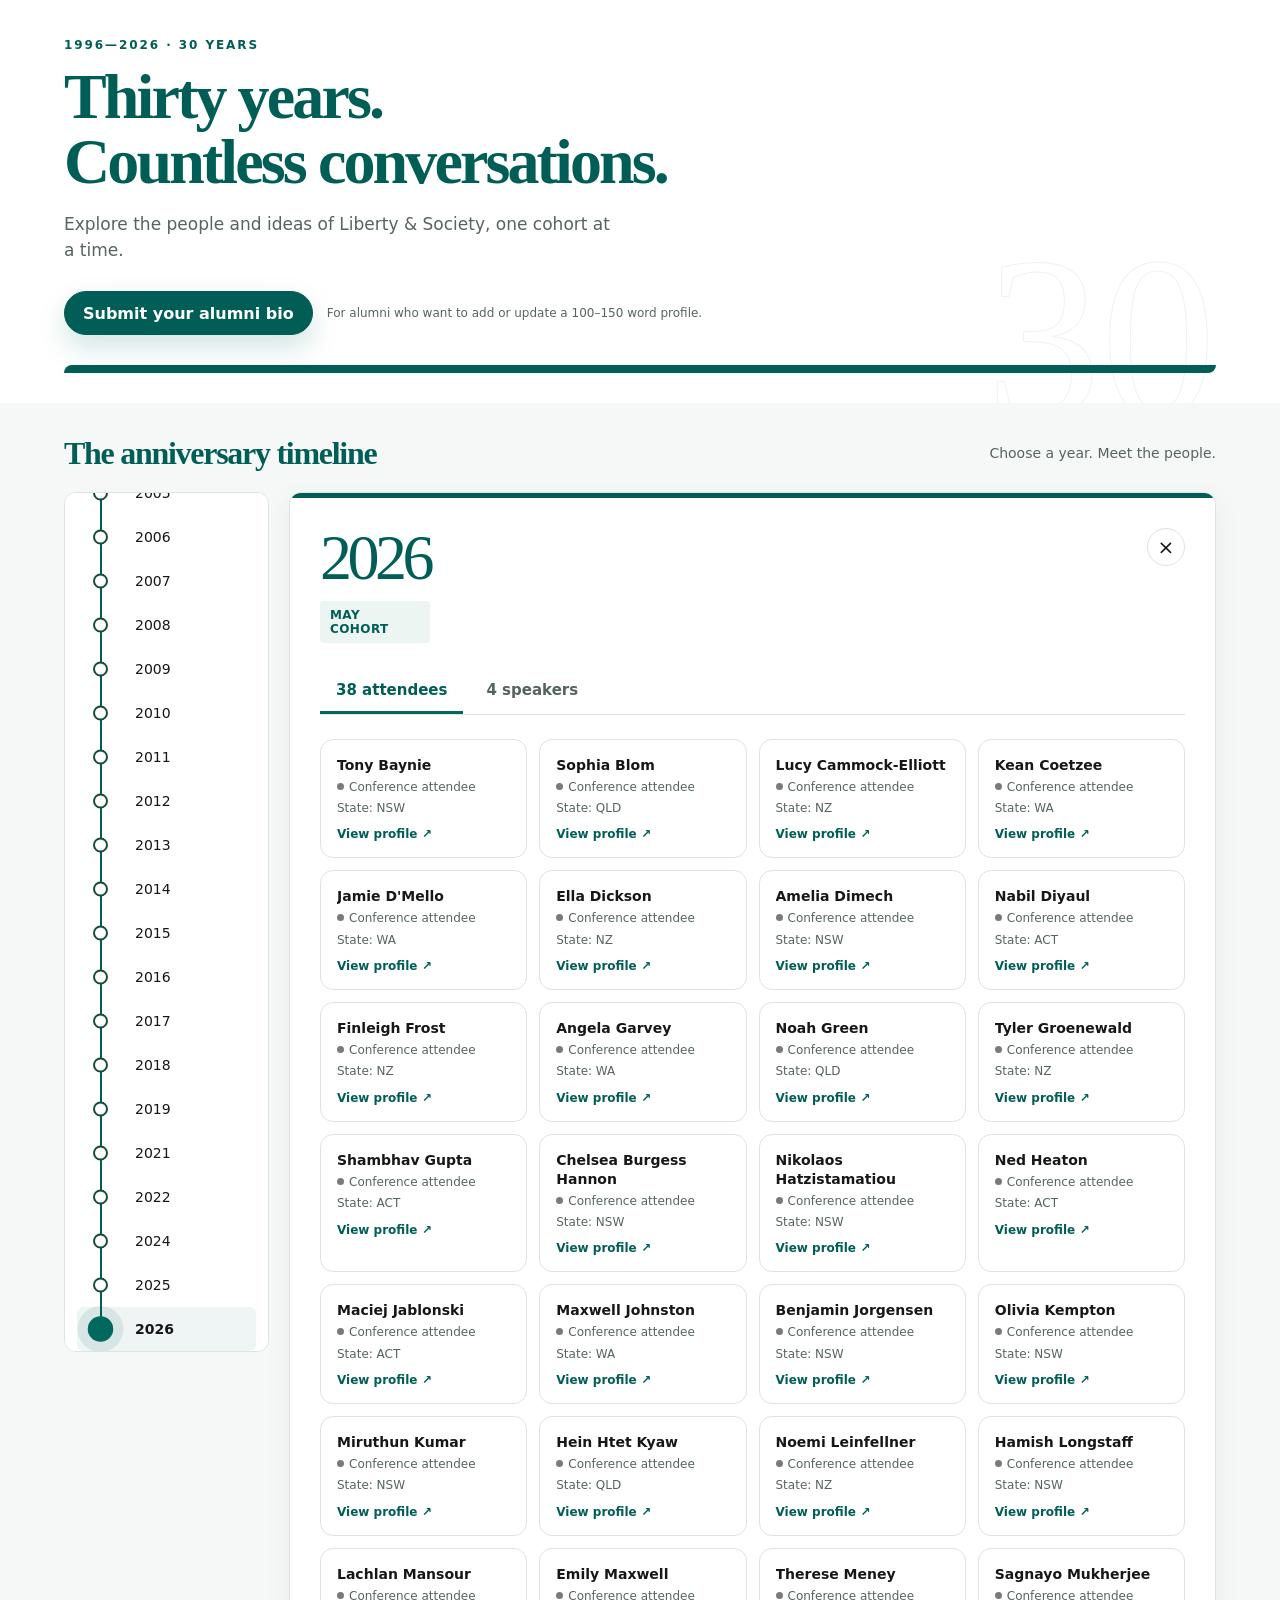
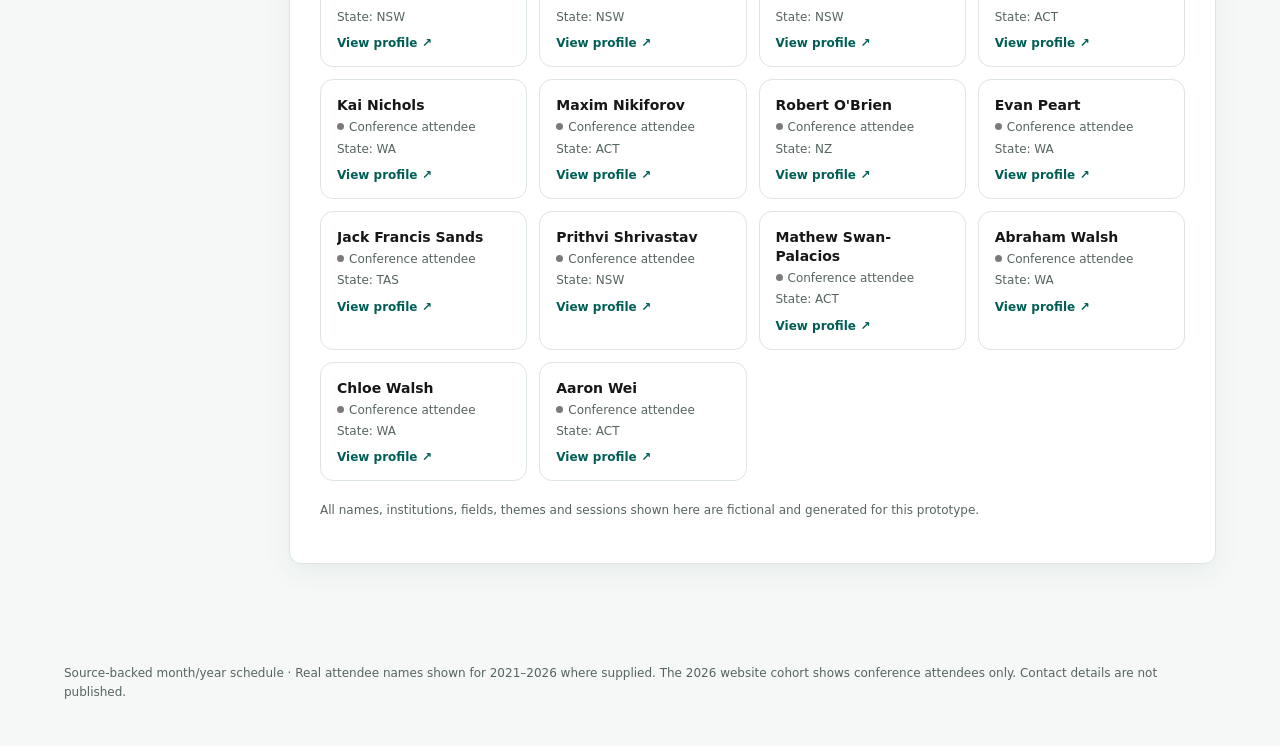
<file: index.html>
<!doctype html>
<html lang="en">
<head>
  <meta charset="utf-8">
  <meta name="viewport" content="width=device-width, initial-scale=1">
  <meta name="description" content="An interactive simulated timeline celebrating 30 years of Liberty & Society.">
  <meta name="theme-color" content="#0b352e">
  <title>30 Years of Liberty & Society</title>
  <style>
    :root {
      --forest: #00685f;
      --forest-2: #185a3b;
      --cream: #ffffff;
      --paper: #ffffff;
      --coral: #00685f;
      --gold: #185a3b;
      --ink: #171717;
      --muted: #555555;
      --line: #e1e1e1;
      --shadow: 0 18px 50px rgba(0, 55, 49, .09);
      --wash: #edf5f3;
    }

    * { box-sizing: border-box; }
    html { scroll-behavior: smooth; }
    body {
      margin: 0;
      min-height: 100vh;
      color: var(--ink);
      background: var(--cream);
      font-family: Inter, ui-sans-serif, system-ui, -apple-system, BlinkMacSystemFont, "Segoe UI", sans-serif;
    }
    button { font: inherit; color: inherit; }
    :focus-visible { outline: 3px solid var(--coral); outline-offset: 4px; }

    header {
      padding: 28px clamp(20px, 5vw, 74px) 68px;
      color: var(--ink);
      background: #ffffff;
      position: relative;
      overflow: hidden;
    }
    header::after {
      content: "30";
      position: absolute;
      right: -1rem;
      bottom: -7rem;
      color: transparent;
      -webkit-text-stroke: 1px rgba(0,104,95,.08);
      font: 500 clamp(12rem, 30vw, 26rem)/.8 Georgia, serif;
      pointer-events: none;
    }
    nav, .hero, main { max-width: 1460px; margin-inline: auto; }
    nav { display: flex; align-items: center; justify-content: space-between; position: relative; z-index: 1; }
    .brand { display: flex; align-items: center; gap: 11px; font-weight: 750; }
    .brand { color: var(--forest); }
    .brand-mark { width: 40px; height: 40px; display: grid; place-items: center; border: 1px solid var(--forest); border-radius: 50%; font: 700 17px Georgia, serif; }
    .synthetic-badge { border: 1px solid var(--line); border-radius: 999px; padding: 8px 12px; color: var(--muted); font-size: 11px; letter-spacing: .08em; text-transform: uppercase; }
    .hero { padding-top: clamp(70px, 10vw, 130px); position: relative; z-index: 1; }
    .kicker { margin: 0 0 18px; color: var(--forest); font-size: 12px; font-weight: 800; letter-spacing: .16em; text-transform: uppercase; }
    h1 { margin: 0; max-width: 980px; color: var(--forest); font: 600 clamp(3.2rem, 7vw, 7.2rem)/.9 Georgia, "Times New Roman", serif; letter-spacing: -.065em; }
    .intro { margin: 25px 0 0; max-width: 690px; color: var(--muted); font-size: clamp(16px, 1.6vw, 21px); line-height: 1.55; }
    .hero-actions { display: flex; flex-wrap: wrap; align-items: center; gap: 14px; margin-top: 28px; }
    .primary-action, .secondary-action { display: inline-flex; align-items: center; justify-content: center; min-height: 44px; padding: 11px 18px; border-radius: 999px; cursor: pointer; font-weight: 800; text-decoration: none; }
    .primary-action { border: 1px solid var(--forest); color: white; background: var(--forest); box-shadow: 0 12px 28px rgba(0, 104, 95, .18); }
    .primary-action:hover { background: var(--forest-2); border-color: var(--forest-2); }
    .secondary-action { border: 1px solid rgba(0,104,95,.22); color: var(--forest); background: var(--wash); }
    .secondary-action:hover { border-color: var(--forest); background: white; }
    .hero::after { content: ""; display: block; width: 100%; height: 18px; margin-top: 46px; border-radius: 18px 0 18px 0; background: var(--forest); }

    main { padding: 76px clamp(16px, 5vw, 74px) 100px; }
    .timeline-heading { display: flex; justify-content: space-between; align-items: end; gap: 24px; margin-bottom: 46px; }
    .timeline-heading h2 { margin: 0; font: 500 clamp(2rem, 3.6vw, 3.7rem)/1 Georgia, serif; letter-spacing: -.04em; }
    .timeline-heading p { margin: 0; max-width: 460px; color: var(--muted); line-height: 1.5; }

    .timeline-shell {
      position: relative;
      padding: 76px 20px 68px;
      background: var(--paper);
      border: 1px solid var(--line);
      border-radius: 24px;
      box-shadow: var(--shadow);
      overflow-x: auto;
      overflow-y: hidden;
    }
    .timeline {
      position: relative;
      min-width: 1120px;
      height: 78px;
      display: grid;
      grid-template-columns: repeat(31, 1fr);
      align-items: center;
      padding: 0 18px;
    }
    .timeline-note { margin: 36px 18px 0; color: var(--muted); font-size: 11px; text-align: right; }
    .timeline::before {
      content: "";
      position: absolute;
      left: 35px;
      right: 35px;
      top: 50%;
      height: 2px;
      transform: translateY(-50%);
      background: var(--forest);
    }
    .year-node {
      appearance: none;
      width: 100%;
      height: 72px;
      padding: 0;
      border: 0;
      background: transparent;
      cursor: pointer;
      position: relative;
      display: grid;
      place-items: center;
      z-index: 1;
    }
    .year-node::before {
      content: "";
      width: 11px;
      height: 11px;
      border-radius: 50%;
      background: var(--paper);
      border: 2px solid var(--forest-2);
      transition: transform .18s ease, background .18s ease, box-shadow .18s ease;
    }
    .year-node:hover::before,
    .year-node:focus-visible::before {
      transform: scale(1.55);
      background: var(--gold);
      box-shadow: 0 0 0 5px rgba(220,169,65,.16);
    }
    .year-node.active::before {
      transform: scale(1.7);
      border-color: var(--coral);
      background: var(--coral);
      box-shadow: 0 0 0 6px rgba(238,112,92,.15);
    }
    .year-label {
      position: absolute;
      top: 55px;
      left: 50%;
      transform: translateX(-50%) rotate(-48deg);
      transform-origin: top left;
      color: var(--muted);
      font-size: 10px;
      transition: color .18s ease;
    }
    .year-node.active .year-label { color: var(--coral); font-weight: 800; }
    .year-node:nth-child(5n + 1) .year-label,
    .year-node:first-child .year-label,
    .year-node:last-child .year-label { font-size: 12px; color: var(--ink); }

    .hover-card {
      position: fixed;
      z-index: 50;
      width: 210px;
      padding: 13px 15px;
      color: white;
      background: var(--forest);
      border-radius: 12px;
      box-shadow: 0 14px 34px rgba(0,0,0,.2);
      pointer-events: none;
      opacity: 0;
      transform: translate(-50%, -100%) translateY(-12px);
      transition: opacity .12s ease;
    }
    .hover-card.show { opacity: 1; }
    .hover-card strong { display: block; font: 500 23px Georgia, serif; }
    .hover-card span { display: block; margin-top: 4px; color: rgba(255,255,255,.7); font-size: 11px; line-height: 1.4; }

    .detail-tab {
      display: none;
      margin-top: 18px;
      background: var(--paper);
      border: 1px solid var(--line);
      border-radius: 24px;
      box-shadow: var(--shadow);
      overflow: hidden;
    }
    .detail-tab.open { display: block; animation: reveal .28s ease both; }
    @keyframes reveal { from { opacity: 0; transform: translateY(-10px); } to { opacity: 1; transform: translateY(0); } }
    .tab-accent { height: 5px; background: var(--forest); }
    .detail-inner { padding: clamp(24px, 4vw, 54px); }
    .detail-head { display: grid; grid-template-columns: 230px minmax(0, 1fr) auto; gap: 40px; align-items: start; }
    .big-year { font: 500 clamp(4.6rem, 9vw, 8.5rem)/.75 Georgia, serif; color: var(--forest); letter-spacing: -.07em; }
    .edition-label { display: inline-block; margin-top: 20px; padding: 7px 10px; color: var(--forest); background: #edf5f3; border-radius: 4px; font-size: 11px; font-weight: 800; letter-spacing: .08em; text-transform: uppercase; }
    .detail-copy h3 { margin: 0 0 12px; font: 500 clamp(2rem, 3.4vw, 3.4rem)/1 Georgia, serif; letter-spacing: -.04em; }
    .detail-copy p { max-width: 700px; margin: 0; color: var(--muted); line-height: 1.65; }
    .question { margin-top: 22px !important; padding-left: 16px; border-left: 3px solid var(--gold); color: var(--ink) !important; font: italic 18px/1.5 Georgia, serif; }
    .close-tab { width: 38px; height: 38px; border: 1px solid var(--line); border-radius: 50%; background: transparent; cursor: pointer; font-size: 20px; }
    .close-tab:hover { border-color: var(--coral); color: var(--coral); }
    .cohort-picker { margin: 34px 0 0 270px; padding: 17px; background: #f6f7f7; border: 1px solid var(--line); border-radius: 10px; }
    .cohort-picker strong { display: block; margin-bottom: 10px; color: var(--muted); font-size: 10px; letter-spacing: .1em; text-transform: uppercase; }
    .cohort-options { display: flex; gap: 8px; }
    .cohort-option { min-width: 130px; padding: 11px 16px; border: 1px solid var(--forest); border-radius: 5px; background: white; color: var(--forest); cursor: pointer; font-weight: 750; }
    .cohort-option.active, .cohort-option:hover { color: white; background: var(--forest-2); border-color: var(--forest-2); }

    .tab-switcher { margin-top: 42px; display: flex; gap: 7px; border-bottom: 1px solid var(--line); }
    .tab-button { border: 0; border-bottom: 3px solid transparent; background: transparent; padding: 12px 16px; cursor: pointer; color: var(--muted); font-weight: 700; }
    .tab-button.active { color: var(--ink); border-bottom-color: var(--coral); }
    .tab-panel { padding-top: 24px; }
    .people-grid { display: grid; grid-template-columns: repeat(5, minmax(0, 1fr)); gap: 10px; }
    .person { min-width: 0; padding: 10px; border: 1px solid var(--line); border-radius: 13px; background: white; text-align: left; cursor: pointer; }
    .person:hover { border-color: var(--forest); box-shadow: 0 8px 20px rgba(0,55,49,.08); }
    .person strong { display: block; overflow: hidden; text-overflow: ellipsis; white-space: nowrap; font-size: 13px; }
    .person span { display: block; margin-top: 4px; color: var(--muted); font-size: 10px; line-height: 1.4; }
    .portrait { width: 100%; aspect-ratio: 1; margin-bottom: 11px; border-radius: 9px; background-image: var(--atlas); background-size: 800% 800%; background-position: var(--x) var(--y); background-repeat: no-repeat; }
    .person.no-photo { grid-template-columns: minmax(0, 1fr); }
    .person.no-photo .portrait { display: none; }
    .person.no-photo span, .person.no-photo::after { grid-column: 1; }
    .field-dot { width: 7px; height: 7px; display: inline-block !important; margin: 0 5px 1px 0 !important; border-radius: 50%; background: var(--dot); }
    .speaker-grid { display: grid; grid-template-columns: repeat(4, 1fr); gap: 12px; }
    .speaker { padding: 12px; color: white; background: var(--forest); border: 0; border-radius: 15px; text-align: left; cursor: pointer; }
    .speaker:hover { background: var(--forest-2); transform: translateY(-2px); }
    .speaker .portrait { margin-bottom: 14px; }
    .speaker-index { color: var(--gold); font-size: 11px; letter-spacing: .12em; text-transform: uppercase; }
    .speaker strong { display: block; margin-top: 22px; font: 500 21px Georgia, serif; }
    .speaker span { display: block; margin-top: 5px; color: rgba(255,255,255,.63); font-size: 11px; line-height: 1.4; }
    .speaker p { margin: 16px 0 0; color: rgba(255,255,255,.86); font-size: 13px; line-height: 1.45; }
    .disclaimer { margin-top: 20px; color: var(--muted); font-size: 11px; }

    .profile-dialog { width: min(760px, calc(100% - 28px)); padding: 0; border: 0; border-radius: 16px; box-shadow: 0 28px 90px rgba(0,0,0,.28); }
    .profile-dialog::backdrop { background: rgba(0,35,31,.55); backdrop-filter: blur(3px); }
    .profile-layout { display: grid; grid-template-columns: 230px 1fr; }
    .profile-visual { padding: 26px; color: white; background: var(--forest); }
    .profile-visual .portrait { margin: 0; border-radius: 12px; }
    .profile-visual span { display: block; margin-top: 16px; color: rgba(255,255,255,.7); font-size: 11px; }
    .profile-copy { position: relative; padding: 34px; }
    .profile-copy h3 { margin: 0; color: var(--forest); font-size: 30px; }
    .profile-role { margin: 8px 42px 0 0; font-weight: 800; line-height: 1.4; }
    .profile-meta { margin: 5px 0 0; color: var(--muted); font-size: 13px; }
    .profile-bio { margin: 25px 0 0; padding-top: 22px; border-top: 1px solid var(--line); color: var(--muted); line-height: 1.65; }
    .profile-link-row { margin: 20px 0 0; }
    .profile-link-row[hidden] { display: none; }
    .profile-link { display: inline-flex; align-items: center; gap: 8px; padding: 10px 14px; border: 1px solid rgba(0,101,92,.22); border-radius: 999px; color: var(--forest); background: var(--wash); font-size: 13px; font-weight: 800; text-decoration: none; }
    .profile-link:hover { border-color: var(--forest); background: white; box-shadow: 0 8px 22px rgba(0,55,49,.08); }
    .profile-actions { display: flex; flex-wrap: wrap; gap: 10px; margin-top: 20px; }
    .profile-actions .secondary-action { min-height: 40px; padding: 9px 13px; font-size: 13px; }
    .profile-close { position: absolute; right: 18px; top: 18px; width: 36px; height: 36px; border: 1px solid var(--line); border-radius: 50%; background: white; cursor: pointer; font-size: 19px; }
    .profile-close:hover { color: white; background: var(--forest); }

    .bio-dialog { width: min(760px, calc(100% - 28px)); border: 0; border-radius: 18px; padding: 0; box-shadow: 0 28px 90px rgba(0,0,0,.28); }
    .bio-dialog::backdrop { background: rgba(0,35,31,.55); backdrop-filter: blur(3px); }
    .bio-form { display: grid; gap: 18px; padding: clamp(24px, 4vw, 40px); }
    .bio-form header { padding: 0; overflow: visible; }
    .bio-form header::after { display: none; }
    .bio-form h2 { margin: 0; color: var(--forest); font: 500 clamp(2rem, 4vw, 3rem)/1.05 Georgia, serif; letter-spacing: -.04em; }
    .bio-form .form-intro { margin: 10px 0 0; color: var(--muted); line-height: 1.55; }
    .form-grid { display: grid; grid-template-columns: repeat(2, minmax(0, 1fr)); gap: 14px; }
    .form-field { display: grid; gap: 7px; }
    .form-field.full { grid-column: 1 / -1; }
    .form-field label { color: var(--ink); font-size: 14px; font-weight: 800; }
    .form-field input, .form-field select, .form-field textarea {
      width: 100%;
      border: 1px solid var(--line);
      border-radius: 12px;
      padding: 12px 13px;
      color: var(--ink);
      background: white;
      font: inherit;
    }
    .form-field textarea { min-height: 170px; resize: vertical; line-height: 1.55; }
    .form-help { color: var(--muted); font-size: 12px; line-height: 1.45; }
    .word-count { display: flex; justify-content: space-between; gap: 12px; color: var(--muted); font-size: 12px; }
    .word-count strong { color: var(--forest); }
    .form-error { min-height: 20px; margin: 0; color: #9b1c1c; font-size: 13px; font-weight: 750; }
    .form-actions { display: flex; flex-wrap: wrap; justify-content: flex-end; gap: 10px; padding-top: 4px; }
    .bio-close { position: absolute; right: 16px; top: 16px; width: 36px; height: 36px; border: 1px solid var(--line); border-radius: 50%; background: white; cursor: pointer; font-size: 19px; }
    .bio-close:hover { color: white; background: var(--forest); }

    footer { max-width: 1460px; margin: auto; padding: 0 clamp(20px, 5vw, 74px) 44px; color: var(--muted); font-size: 11px; }

    @media (max-width: 900px) {
      .detail-head { grid-template-columns: 1fr auto; }
      .detail-copy { grid-column: 1 / -1; grid-row: 2; }
      .cohort-picker { margin-left: 0; }
      .people-grid { grid-template-columns: repeat(3, 1fr); }
      .speaker-grid { grid-template-columns: repeat(2, 1fr); }
    }
    @media (max-width: 600px) {
      header { padding-bottom: 52px; }
      .synthetic-badge { display: none; }
      .timeline-heading { display: block; }
      .timeline-heading p { margin-top: 12px; }
      .timeline-shell { border-radius: 18px; padding-inline: 4px; }
      .detail-inner { padding: 25px 18px; }
      .people-grid { grid-template-columns: repeat(2, 1fr); }
      .speaker-grid { grid-template-columns: 1fr; }
      .profile-layout { grid-template-columns: 1fr; }
      .profile-visual { display: grid; grid-template-columns: 120px 1fr; gap: 18px; align-items: end; }
      .profile-visual span { margin: 0; }
      .form-grid { grid-template-columns: 1fr; }
      .form-actions { justify-content: stretch; }
      .form-actions button { width: 100%; }
    }
    @media (prefers-reduced-motion: reduce) {
      *, *::before, *::after { animation: none !important; transition: none !important; scroll-behavior: auto !important; }
    }

    /* Vertical comparison mode. The default page remains horizontal. */
    body.vertical-layout .timeline-shell { overflow: visible; padding: 36px 24px; }
    body.vertical-layout .timeline {
      min-width: 0;
      height: auto;
      display: grid;
      grid-template-columns: 1fr;
      padding: 8px 0;
    }
    body.vertical-layout .timeline::before {
      left: 75px;
      right: auto;
      top: 26px;
      bottom: 26px;
      width: 2px;
      height: auto;
      transform: none;
    }
    body.vertical-layout .year-node {
      width: 100%;
      height: 52px;
      display: block;
      position: relative;
      padding-left: 0;
    }
    body.vertical-layout .year-node::before {
      position: absolute;
      left: 68px;
      top: 50%;
      transform: translateY(-50%);
    }
    body.vertical-layout .year-node:hover::before,
    body.vertical-layout .year-node:focus-visible::before {
      transform: translateY(-50%) scale(1.55);
    }
    body.vertical-layout .year-node.active::before {
      transform: translateY(-50%) scale(1.7);
    }
    body.vertical-layout .year-label,
    body.vertical-layout .year-node:nth-child(5n + 1) .year-label,
    body.vertical-layout .year-node:first-child .year-label,
    body.vertical-layout .year-node:last-child .year-label {
      position: absolute;
      left: 108px;
      top: 50%;
      transform: translateY(-50%);
      margin-left: 0;
      color: var(--ink);
      font-size: 14px;
      line-height: 1;
      text-align: left;
      white-space: nowrap;
    }
    body.vertical-layout .timeline-note { display: none; }
  </style>
  <link rel="stylesheet" href="refinement.css">
</head>
<body class="vertical-layout">
  <header>
    <div class="hero">
      <p class="kicker">1996—2026 · 30 years</p>
      <h1>Thirty years.<br>Countless conversations.</h1>
      <p class="intro">Explore the people and ideas of Liberty &amp; Society, one cohort at a time.</p>
      <div class="hero-actions">
        <button class="primary-action" id="openBioForm" type="button">Submit your alumni bio</button>
        <span class="form-help">For alumni who want to add or update a 100–150 word profile.</span>
      </div>
    </div>
  </header>

  <main>
    <div class="timeline-heading">
      <h2>The anniversary timeline</h2>
      <div class="timeline-controls"><p>Choose a year. Meet the people.</p></div>
    </div>

    <section class="timeline-shell" aria-label="Conference timeline">
      <div class="timeline" id="timeline" role="group" aria-label="Conference years"></div>
    </section>

    <section class="detail-tab" id="detailTab" aria-live="polite" aria-label="Selected year details">
      <div class="tab-accent"></div>
      <div class="detail-inner">
        <div class="detail-head">
          <div><div class="big-year" id="selectedYear"></div><span class="edition-label" id="selectedMonth"></span></div>
          <div class="detail-copy" hidden>
            <h3 id="selectedTheme"></h3>
            <p id="selectedSummary"></p>
            <p class="question" id="selectedQuestion"></p>
          </div>
          <button class="close-tab" id="closeTab" type="button" aria-label="Close year details">×</button>
        </div>

        <div class="cohort-picker" id="cohortPicker" hidden>
          <strong>This year held two conferences — choose a cohort</strong>
          <div class="cohort-options" id="cohortOptions"></div>
        </div>

        <div class="tab-switcher" role="tablist" aria-label="Year record type">
          <button class="tab-button active" id="attendeeTab" type="button" role="tab" aria-selected="true" aria-controls="attendeePanel">30 attendees</button>
          <button class="tab-button" id="speakerTab" type="button" role="tab" aria-selected="false" aria-controls="speakerPanel">4 speakers</button>
        </div>
        <div class="tab-panel" id="attendeePanel" role="tabpanel" aria-labelledby="attendeeTab"></div>
        <div class="tab-panel" id="speakerPanel" role="tabpanel" aria-labelledby="speakerTab" hidden></div>
        <p class="disclaimer">All names, institutions, fields, themes and sessions shown here are fictional and generated for this prototype.</p>
      </div>
    </section>
  </main>

  <div class="hover-card" id="hoverCard" role="tooltip"><strong id="hoverYear"></strong><span id="hoverTheme"></span></div>
  <dialog class="profile-dialog" id="profileDialog" aria-labelledby="profileName">
    <div class="profile-layout">
      <div class="profile-visual"><div class="portrait" id="profilePortrait"></div><span id="profileConference"></span></div>
      <div class="profile-copy">
        <button class="profile-close" id="profileClose" type="button" aria-label="Close profile">×</button>
        <h3 id="profileName"></h3>
        <p class="profile-role" id="profileRole"></p>
        <p class="profile-meta" id="profileMeta"></p>
        <p class="profile-bio" id="profileBio"></p>
        <p class="profile-link-row" id="profileLinkedInRow" hidden><a class="profile-link" id="profileLinkedIn" href="#" target="_blank" rel="noopener noreferrer">View LinkedIn profile ↗</a></p>
        <div class="profile-actions">
          <button class="secondary-action" id="profileBioSubmit" type="button">Submit or update bio</button>
        </div>
      </div>
    </div>
  </dialog>

  <dialog class="bio-dialog" id="bioDialog" aria-labelledby="bioDialogTitle">
    <form class="bio-form" id="bioForm" method="dialog">
      <button class="bio-close" id="bioClose" type="button" aria-label="Close bio form">×</button>
      <header>
        <p class="kicker">Alumni contribution</p>
        <h2 id="bioDialogTitle">Submit your Liberty &amp; Society bio</h2>
        <p class="form-intro">Send CIS your current details and a short bio for review. Contact details are for follow-up only and are not shown publicly on this website.</p>
      </header>
      <div class="form-grid">
        <div class="form-field">
          <label for="bioName">Full name</label>
          <input id="bioName" name="name" autocomplete="name" required>
        </div>
        <div class="form-field">
          <label for="bioYear">Cohort year</label>
          <input id="bioYear" name="year" inputmode="numeric" pattern="[0-9]{4}" placeholder="e.g. 2026" required>
        </div>
        <div class="form-field">
          <label for="bioMonth">Cohort month, if known</label>
          <select id="bioMonth" name="month">
            <option value="">Not sure / not applicable</option>
            <option>January</option>
            <option>February</option>
            <option>March</option>
            <option>April</option>
            <option>May</option>
            <option>June</option>
            <option>July</option>
            <option>August</option>
            <option>September</option>
            <option>October</option>
            <option>November</option>
            <option>December</option>
          </select>
        </div>
        <div class="form-field">
          <label for="bioEmail">Email</label>
          <input id="bioEmail" name="email" type="email" autocomplete="email" required>
        </div>
        <div class="form-field">
          <label for="bioPhone">Phone</label>
          <input id="bioPhone" name="phone" type="tel" autocomplete="tel" required>
        </div>
        <div class="form-field">
          <label for="bioLinkedIn">LinkedIn profile, optional</label>
          <input id="bioLinkedIn" name="linkedin" type="url" placeholder="https://www.linkedin.com/in/...">
        </div>
        <div class="form-field full">
          <label for="bioText">Bio</label>
          <textarea id="bioText" name="bio" required placeholder="Tell us what you do now, what you studied or work on, and any connection you want to share with Liberty & Society."></textarea>
          <div class="word-count"><span><strong id="bioWordCount">0</strong> words</span><span>Target: 100–150 words</span></div>
        </div>
      </div>
      <p class="form-error" id="bioFormMessage" aria-live="polite"></p>
      <div class="form-actions">
        <button class="secondary-action" id="copyBioSubmission" type="button">Copy spreadsheet row</button>
        <button class="primary-action" type="submit">Send to CIS</button>
      </div>
    </form>
  </dialog>
  <footer>Source-backed month/year schedule · Real attendee names shown for 2021–2026 where supplied. The 2026 website cohort shows conference attendees only. Contact details are not published.</footer>

  <script src="embed.js"></script>
  <script src="portrait-data.js"></script>
  <script src="real-attendees.js?v=bio-register-20260911"></script>
  <script>
    const verticalLayout = true;
    if (verticalLayout) {
      document.body.classList.add("vertical-layout");
      document.title = "30 Years of Liberty & Society — Vertical Timeline";
    }
    if (window.PORTRAIT_ATLAS) document.documentElement.style.setProperty("--atlas", `url("${window.PORTRAIT_ATLAS}")`);

    const cohortSchedule = [
      { year: 1998, month: "February", location: "Sydney", sourcePages: "75" },
      { year: 1998, month: "July", location: "", sourcePages: "73" },
      { year: 2000, month: "February", location: "Auckland", sourcePages: "70" },
      { year: 2000, month: "April", location: "Melbourne", sourcePages: "68" },
      { year: 2001, month: "April", location: "Melbourne", sourcePages: "66" },
      { year: 2002, month: "April", location: "Sydney", sourcePages: "64, 65" },
      { year: 2002, month: "August", location: "Sydney", sourcePages: "61, 62, 63" },
      { year: 2003, month: "May", location: "Sydney", sourcePages: "57-60" },
      { year: 2004, month: "April", location: "Sydney", sourcePages: "55" },
      { year: 2004, month: "September", location: "Sydney", sourcePages: "53" },
      { year: 2005, month: "April", location: "Sydney", sourcePages: "51" },
      { year: 2005, month: "July", location: "Sydney", sourcePages: "47, 49" },
      { year: 2005, month: "October", location: "", sourcePages: "45", event: "Advanced Liberty & Society" },
      { year: 2006, month: "April", location: "Sydney", sourcePages: "43" },
      { year: 2007, month: "April", location: "Sydney", sourcePages: "41" },
      { year: 2007, month: "September", location: "Sydney", sourcePages: "39" },
      { year: 2008, month: "April", location: "Sydney", sourcePages: "37" },
      { year: 2008, month: "August", location: "Sydney", sourcePages: "35" },
      { year: 2009, month: "May", location: "Sydney", sourcePages: "33, 34" },
      { year: 2009, month: "September", location: "Sydney", sourcePages: "31, 32" },
      { year: 2010, month: "September", location: "Sydney", sourcePages: "29, 30" },
      { year: 2011, month: "May", location: "Sydney", sourcePages: "27" },
      { year: 2011, month: "December", location: "Sydney", sourcePages: "25" },
      { year: 2012, month: "October", location: "Sydney", sourcePages: "23" },
      { year: 2013, month: "April", location: "Sydney", sourcePages: "21" },
      { year: 2013, month: "September", location: "Sydney", sourcePages: "19" },
      { year: 2014, month: "April", location: "Sydney", sourcePages: "17" },
      { year: 2014, month: "September", location: "Sydney", sourcePages: "15, 16" },
      { year: 2015, month: "May", location: "Sydney", sourcePages: "13" },
      { year: 2015, month: "July", location: "Perth", sourcePages: "11" },
      { year: 2016, month: "May", location: "Sydney", sourcePages: "9" },
      { year: 2017, month: "March", location: "Sydney", sourcePages: "7" },
      { year: 2017, month: "August", location: "Perth", sourcePages: "5, 6" },
      { year: 2018, month: "May", location: "Sydney", sourcePages: "3, 4" },
      { year: 2019, month: "May", location: "", sourcePages: "2" },
      { year: 2019, month: "September", location: "Perth", sourcePages: "1" },
      { year: 2021, month: "November", location: "", sourcePages: "L&S Alumni 2021-2025.xlsx", sourceType: "spreadsheet" },
      { year: 2022, month: "May", location: "", sourcePages: "L&S Alumni 2021-2025.xlsx", sourceType: "spreadsheet" },
      { year: 2024, month: "March", location: "", sourcePages: "L&S Alumni 2021-2025.xlsx", sourceType: "spreadsheet" },
      { year: 2024, month: "September", location: "", sourcePages: "L&S Alumni 2021-2025.xlsx", sourceType: "spreadsheet" },
      { year: 2025, month: "April", location: "", sourcePages: "L&S Alumni 2021-2025.xlsx", sourceType: "spreadsheet" },
      { year: 2026, month: "May", location: "", sourcePages: "L&S26 Alumni Contacts.xlsx", sourceType: "spreadsheet" }
    ];
    const years = [...new Set(cohortSchedule.map(item => item.year))];
    const firstNames = ["Aisha","Alexander","Amelia","Anika","Benjamin","Callum","Charlotte","Chloe","Daniel","Eleanor","Eliza","Ethan","Gabriel","Grace","Harper","Hugo","Imogen","Isaac","Isla","Jack","Jade","Jasper","Josephine","Kai","Lachlan","Leila","Leo","Lily","Lucas","Maddison","Maeve","Marcus","Maya","Mia","Nathan","Nina","Noah","Oliver","Priya","Rafael","Ruby","Samantha","Samuel","Sienna","Sophie","Theo","Thomas","William","Yasmin","Zoe"];
    const lastNames = ["Adams","Bennett","Campbell","Chen","Clarke","Davis","Edwards","Evans","Foster","Fraser","Gibson","Grant","Green","Hall","Harris","Henderson","Hughes","Jackson","Kaur","Kelly","Kennedy","Kim","Lee","Lewis","Lim","Martin","McKenzie","Mitchell","Morgan","Murray","Nguyen","O'Connor","Patel","Reid","Roberts","Robinson","Ryan","Singh","Smith","Taylor","Thomas","Thompson","Walker","Ward","White","Williams","Wilson","Wong","Young"];
    const institutions = ["Australian National University","University of Sydney","Monash University","University of Melbourne","University of Queensland","University of Auckland","University of Otago","University of Adelaide","University of Tasmania","University of Western Australia","Macquarie University","UNSW Sydney","Griffith University","Victoria University of Wellington"];
    const fields = ["Economics","Law","Politics","Philosophy","Public Policy","History","Commerce","International Relations"];
    const fieldColors = { Economics: "#00685f", Law: "#185a3b", Politics: "#258176", Philosophy: "#5a8d7b", "Public Policy": "#7a7a7a", History: "#9a9a9a", Commerce: "#3c6e58", "International Relations": "#4d7f75" };
    const themes = [
      ["The architecture of freedom","How do institutions preserve liberty?"],
      ["Markets, morals & modernity","Can prosperity and virtue reinforce one another?"],
      ["Rights in the digital age","Who should set the rules of a connected society?"],
      ["The limits of power","What makes government action legitimate?"],
      ["Pluralism under pressure","How can disagreement strengthen a free society?"],
      ["Opportunity by design","Which barriers keep people from flourishing?"],
      ["Ideas across borders","What can Australia and New Zealand learn from each other?"],
      ["Freedom in a changing world","What must liberal societies renew for the next generation?"]
    ];
    const speakerTitles = ["Economist","Legal scholar","Political philosopher","Policy researcher","Historian","Journalist","Civic entrepreneur","Social scientist"];
    const sessionStarts = ["Rethinking","In defence of","The future of","A case for","Beyond","The hidden logic of","Rebuilding"];
    const sessionEnds = ["open markets","civil society","free speech","democratic trust","limited government","regulatory reform","individual agency","institutional resilience","the rule of law","public choice"];
    const currentRoles = ["Policy Director","Senior Economist","Barrister","University Lecturer","Strategy Consultant","Public Affairs Manager","Research Fellow","Technology Founder","Government Adviser","Journalist","Community Partnerships Lead","Regulatory Analyst","Chief of Staff","Program Director","Commercial Lawyer","Data Policy Specialist"];
    const currentOrganisations = ["Civic Futures Institute","Southern Cross Advisory","Open Markets Council","Harbour Policy Lab","Australasian Policy Forum","Meridian Economics","Common Ground Foundation","Parliamentary Research Service","Frontier Strategy Group","Public Ideas Network","Federation Chambers","Tasman Innovation Lab"];
    const currentCities = ["Sydney","Melbourne","Canberra","Brisbane","Perth","Adelaide","Hobart","Auckland","Wellington","Christchurch","London","Singapore"];

    function hash(seed) {
      let h = 2166136261;
      for (let i = 0; i < seed.length; i++) { h ^= seed.charCodeAt(i); h = Math.imul(h, 16777619); }
      return h >>> 0;
    }
    const pick = (list, seed) => list[hash(seed) % list.length];
    const portraitStyle = name => {
      const cell = hash(name) % 64;
      const x = (cell % 8) * (100 / 7);
      const y = Math.floor(cell / 8) * (100 / 7);
      return `--x:${x.toFixed(3)}%;--y:${y.toFixed(3)}%`;
    };
    const nameFor = (year, month, index, role) => {
      const editionOffset = month.length * 17;
      return `${firstNames[(year * 7 + index * 11 + editionOffset + (role === "speaker" ? 17 : 0)) % firstNames.length]} ${lastNames[(year * 13 + index * 17 + editionOffset + (role === "speaker" ? 23 : 0)) % lastNames.length]}`;
    };

    const cohorts = cohortSchedule.map((entry, editionIndex) => {
        const { year, month } = entry;
        const theme = themes[(year + month.length + editionIndex * 3) % themes.length];
        const seed = `${year}-${month}-${entry.location || ""}`;
        const realAttendeeKey = `${year}-${month}`;
        const realAttendees = window.REAL_ATTENDEES && window.REAL_ATTENDEES[realAttendeeKey];
        return {
          year,
          month,
          location: entry.location,
          sourcePages: entry.sourcePages,
          event: entry.event || "Liberty & Society",
          theme: "",
          question: "",
          summary: "",
          attendees: realAttendees || Array.from({ length: 30 }, (_, i) => ({
            name: nameFor(year, month, i, "attendee"),
            field: pick(fields, `${seed}-${i}-field`),
            institution: pick(institutions, `${seed}-${i}-institution`),
            nowRole: pick(currentRoles, `${seed}-${i}-role`),
            nowOrg: pick(currentOrganisations, `${seed}-${i}-org`),
            nowCity: pick(currentCities, `${seed}-${i}-now-city`)
          })),
          speakers: Array.from({ length: 4 }, (_, i) => ({
            name: nameFor(year, month, i, "speaker"),
            title: pick(speakerTitles, `${seed}-${i}-title`),
            institution: pick(institutions, `${seed}-${i}-speaker-institution`),
            session: `${pick(sessionStarts, `${seed}-${i}-start`)} ${pick(sessionEnds, `${seed}-${i}-end`)}`,
            nowRole: pick(currentRoles, `${seed}-${i}-speaker-role`),
            nowOrg: pick(currentOrganisations, `${seed}-${i}-speaker-org`),
            nowCity: pick(currentCities, `${seed}-${i}-speaker-now-city`)
          }))
        };
    });

    const timeline = document.getElementById("timeline");
    const detailTab = document.getElementById("detailTab");
    const hoverCard = document.getElementById("hoverCard");
    const hoverYear = document.getElementById("hoverYear");
    const hoverTheme = document.getElementById("hoverTheme");
    const attendeeTab = document.getElementById("attendeeTab");
    const speakerTab = document.getElementById("speakerTab");
    const attendeePanel = document.getElementById("attendeePanel");
    const speakerPanel = document.getElementById("speakerPanel");
    const cohortPicker = document.getElementById("cohortPicker");
    const cohortOptions = document.getElementById("cohortOptions");
    const profileDialog = document.getElementById("profileDialog");
    const bioDialog = document.getElementById("bioDialog");
    const bioForm = document.getElementById("bioForm");
    const bioSubmissionEmail = "cis@cis.org.au";
    let selectedYear = null;
    let currentCohort = null;
    let activeProfilePrefill = null;

    years.forEach(year => {
      const yearCohorts = cohorts.filter(c => c.year === year);
      const cohort = yearCohorts[0];
      const button = document.createElement("button");
      button.type = "button";
      button.className = "year-node";
      button.dataset.year = year;
      button.setAttribute("aria-controls", "detailTab");
      button.setAttribute("aria-label", `Open ${year}: ${yearCohorts.length === 1 ? "1 cohort" : yearCohorts.length + " cohorts, month choices shown in the detail panel"}`);
      button.innerHTML = `<span class="year-label">${year}</span>`;
      button.addEventListener("mouseenter", event => showHover(event, cohort, yearCohorts.length));
      button.addEventListener("mousemove", event => positionHover(event));
      button.addEventListener("mouseleave", hideHover);
      button.addEventListener("focus", event => showHover(event, cohort, yearCohorts.length));
      button.addEventListener("blur", hideHover);
      button.addEventListener("click", () => openYear(year));
      timeline.appendChild(button);
    });

    function positionHover(event) {
      const rect = event.currentTarget.getBoundingClientRect();
      hoverCard.style.left = `${Math.max(116, Math.min(window.innerWidth - 116, rect.left + rect.width / 2))}px`;
      hoverCard.style.top = `${Math.max(110, rect.top)}px`;
    }
    function showHover(event, cohort, count) {
      hoverYear.textContent = cohort.year;
      hoverTheme.textContent = count > 1 ? `${count} cohorts this year` : `${cohort.month} cohort`;
      positionHover(event);
      hoverCard.classList.add("show");
    }
    function hideHover() { hoverCard.classList.remove("show"); }

    function attendeeCard(person, i) {
      const noPhoto = person.noPhoto || currentCohort.year <= 2010;
      const fieldColor = fieldColors[person.field] || fieldColors["Public Policy"];
      const secondary = person.state ? `State: ${person.state}` : person.institution;
      return `<button class="person${noPhoto ? " no-photo" : ""}" type="button" data-person-index="${i}"><div class="portrait" style="${portraitStyle(person.name)}"></div><strong>${person.name}</strong><span><i class="field-dot" style="--dot:${fieldColor}"></i>${person.field || "Alumni"}</span><span>${secondary}</span></button>`;
    }

    function openYear(year, shouldScroll = true) {
      const yearCohorts = cohorts.filter(c => c.year === year);
      selectedYear = year;
      document.querySelectorAll(".year-node").forEach(node => {
        const active = Number(node.dataset.year) === year;
        node.classList.toggle("active", active);
        node.setAttribute("aria-current", active ? "true" : "false");
      });
      cohortPicker.hidden = yearCohorts.length === 1;
      cohortPicker.querySelector("strong").textContent = `${year} has ${yearCohorts.length} scanned cohorts — choose one`;
      cohortOptions.innerHTML = yearCohorts.map((cohort, index) => `<button class="cohort-option${index === 0 ? " active" : ""}" type="button" data-month="${cohort.month}">${cohort.month} cohort</button>`).join("");
      cohortOptions.querySelectorAll(".cohort-option").forEach(button => button.addEventListener("click", () => {
        const cohort = yearCohorts.find(item => item.month === button.dataset.month);
        cohortOptions.querySelectorAll(".cohort-option").forEach(option => option.classList.toggle("active", option === button));
        renderCohort(cohort);
      }));
      renderCohort(yearCohorts[0]);
      detailTab.classList.add("open");
      if (shouldScroll && !verticalLayout) detailTab.scrollIntoView({ behavior: "smooth", block: "start" });
      const url = new URL(window.location.href);
      url.searchParams.set("year", year);
      history.replaceState(null, "", url);
      hideHover();
    }

    function renderCohort(cohort) {
      currentCohort = cohort;
      detailTab.classList.toggle("no-photos", cohort.year <= 2010);
      document.getElementById("selectedYear").textContent = cohort.year;
      document.getElementById("selectedMonth").textContent = `${cohort.month} cohort${cohort.location ? " · " + cohort.location : ""}`;
      document.getElementById("selectedTheme").textContent = "";
      document.getElementById("selectedSummary").textContent = "";
      document.getElementById("selectedQuestion").textContent = "";
      attendeeTab.textContent = `${cohort.attendees.length} attendees`;
      speakerTab.textContent = `${cohort.speakers.length} speakers`;
      attendeePanel.innerHTML = `<div class="people-grid">${cohort.attendees.map((person, i) => attendeeCard(person, i)).join("")}</div>`;
      speakerPanel.innerHTML = `<div class="speaker-grid">${cohort.speakers.map((speaker, i) => `<button class="speaker" type="button" data-speaker-index="${i}"><div class="portrait" style="${portraitStyle(speaker.name)}"></div><span class="speaker-index">Speaker 0${i + 1}</span><strong>${speaker.name}</strong><span>${speaker.title} · ${speaker.institution}</span><p>${speaker.session}</p></button>`).join("")}</div>`;
      attendeePanel.querySelectorAll("[data-person-index]").forEach(button => button.addEventListener("click", () => openProfile(cohort.attendees[Number(button.dataset.personIndex)], "Attendee")));
      speakerPanel.querySelectorAll("[data-speaker-index]").forEach(button => button.addEventListener("click", () => openProfile(cohort.speakers[Number(button.dataset.speakerIndex)], "Speaker")));
      selectTab("attendees");
    }

    function openProfile(person, type) {
      const hasPhoto = type === "Speaker" ? currentCohort.year > 2010 : currentCohort.year > 2010 && !person.noPhoto;
      profileDialog.classList.toggle("no-photos", !hasPhoto);
      document.getElementById("profilePortrait").setAttribute("style", hasPhoto ? portraitStyle(person.name) : "");
      document.getElementById("profileConference").textContent = `${currentCohort.month} ${currentCohort.year} · ${type}`;
      document.getElementById("profileName").textContent = person.name;
      if (person.isReal) {
        document.getElementById("profileRole").textContent = person.status || "Alumni";
        document.getElementById("profileMeta").textContent = person.state ? `State: ${person.state}` : "State not supplied";
        document.getElementById("profileBio").textContent = `This record is drawn from the supplied alumni data for ${currentCohort.month} ${currentCohort.year}. Contact details are not shown on the public site.`;
      } else {
        document.getElementById("profileRole").textContent = `${person.nowRole} at ${person.nowOrg}`;
        document.getElementById("profileMeta").textContent = `${person.nowCity} · ${type === "Speaker" ? person.title : "Studied " + person.field}`;
        const focus = type === "Speaker" ? `Their ${currentCohort.year} session explored “${person.session}”.` : `Their original field was ${person.field} at ${person.institution}.`;
        document.getElementById("profileBio").textContent = `${person.name} now works across policy, ideas and public life from ${person.nowCity}. ${focus} This present-day profile is simulated for the anniversary concept.`;
      }
      const linkedInRow = document.getElementById("profileLinkedInRow");
      const linkedInLink = document.getElementById("profileLinkedIn");
      if (person.linkedin) {
        linkedInLink.href = person.linkedin;
        linkedInRow.hidden = false;
      } else {
        linkedInLink.removeAttribute("href");
        linkedInRow.hidden = true;
      }
      activeProfilePrefill = {
        name: person.name || "",
        year: String(currentCohort.year || ""),
        month: currentCohort.month || "",
        linkedin: person.linkedin || ""
      };
      profileDialog.showModal();
    }

    document.getElementById("profileClose").addEventListener("click", () => profileDialog.close());
    profileDialog.addEventListener("click", event => { if (event.target === profileDialog) profileDialog.close(); });
    document.getElementById("profileBioSubmit").addEventListener("click", () => {
      profileDialog.close();
      openBioForm(activeProfilePrefill);
    });

    function bioWordTotal() {
      return document.getElementById("bioText").value.trim().split(/\s+/).filter(Boolean).length;
    }

    function updateBioWordCount() {
      const count = bioWordTotal();
      const wordCount = document.getElementById("bioWordCount");
      wordCount.textContent = count;
      wordCount.style.color = count === 0 || (count >= 100 && count <= 150) ? "var(--forest)" : "#9b1c1c";
      return count;
    }

    function openBioForm(prefill = {}) {
      bioForm.reset();
      document.getElementById("bioFormMessage").textContent = "";
      document.getElementById("bioName").value = prefill?.name || "";
      document.getElementById("bioYear").value = prefill?.year || "";
      document.getElementById("bioMonth").value = prefill?.month || "";
      document.getElementById("bioLinkedIn").value = prefill?.linkedin || "";
      updateBioWordCount();
      bioDialog.showModal();
      document.getElementById(prefill?.name ? "bioEmail" : "bioName").focus();
    }

    function bioSubmissionText() {
      const data = new FormData(bioForm);
      const spreadsheetRow = bioSpreadsheetRow(data);
      return [
        "Liberty & Society alumni bio submission",
        "",
        `Name: ${data.get("name")}`,
        `Cohort year: ${data.get("year")}`,
        `Cohort month: ${data.get("month") || "Not supplied"}`,
        `Email: ${data.get("email")}`,
        `Phone: ${data.get("phone")}`,
        `LinkedIn: ${data.get("linkedin") || "Not supplied"}`,
        "",
        "Bio:",
        data.get("bio"),
        "",
        "Spreadsheet row for CIS register (paste into columns B:K):",
        spreadsheetRow
      ].join("\n");
    }

    function cleanSpreadsheetCell(value) {
      return String(value || "").replace(/\s*\n+\s*/g, " ").replace(/\t/g, " ").trim();
    }

    function bioSpreadsheetRow(data = new FormData(bioForm)) {
      return [
        new Date().toISOString().slice(0, 10),
        "New",
        "Not uploaded",
        data.get("name"),
        data.get("year"),
        data.get("month") || "",
        data.get("email"),
        data.get("phone"),
        data.get("linkedin") || "",
        data.get("bio")
      ].map(cleanSpreadsheetCell).join("\t");
    }

    function validateBioForm() {
      const message = document.getElementById("bioFormMessage");
      const count = updateBioWordCount();
      if (!bioForm.reportValidity()) return false;
      if (count < 100 || count > 150) {
        message.textContent = `Please keep the bio between 100 and 150 words. It is currently ${count} words.`;
        document.getElementById("bioText").focus();
        return false;
      }
      message.textContent = "";
      return true;
    }

    document.getElementById("openBioForm").addEventListener("click", () => openBioForm());
    document.getElementById("bioClose").addEventListener("click", () => bioDialog.close());
    bioDialog.addEventListener("click", event => { if (event.target === bioDialog) bioDialog.close(); });
    document.getElementById("bioText").addEventListener("input", updateBioWordCount);
    document.getElementById("copyBioSubmission").addEventListener("click", async () => {
      if (!validateBioForm()) return;
      const message = document.getElementById("bioFormMessage");
      try {
        await navigator.clipboard.writeText(bioSpreadsheetRow());
        message.textContent = "Spreadsheet row copied. Paste it into the register starting at the Received date column.";
      } catch {
        message.textContent = "Copy did not work in this browser. Please use Send to CIS instead.";
      }
    });
    bioForm.addEventListener("submit", event => {
      event.preventDefault();
      if (!validateBioForm()) return;
      const name = document.getElementById("bioName").value.trim();
      const subject = `Liberty & Society alumni bio submission - ${name}`;
      const mailto = `mailto:${bioSubmissionEmail}?subject=${encodeURIComponent(subject)}&body=${encodeURIComponent(bioSubmissionText())}`;
      document.getElementById("bioFormMessage").textContent = "Opening an email draft. Please review and send it from your email app.";
      window.location.href = mailto;
    });

    function selectTab(tab) {
      const attendees = tab === "attendees";
      attendeeTab.classList.toggle("active", attendees);
      speakerTab.classList.toggle("active", !attendees);
      attendeeTab.setAttribute("aria-selected", attendees ? "true" : "false");
      speakerTab.setAttribute("aria-selected", attendees ? "false" : "true");
      attendeeTab.tabIndex = attendees ? 0 : -1;
      speakerTab.tabIndex = attendees ? -1 : 0;
      attendeePanel.hidden = !attendees;
      speakerPanel.hidden = attendees;
    }

    attendeeTab.addEventListener("click", () => selectTab("attendees"));
    speakerTab.addEventListener("click", () => selectTab("speakers"));
    document.getElementById("closeTab").addEventListener("click", () => {
      detailTab.classList.remove("open");
      document.querySelectorAll(".year-node").forEach(node => {
        node.classList.remove("active");
        node.removeAttribute("aria-current");
      });
      selectedYear = null;
    });

    document.addEventListener("keydown", event => {
      if (event.key === "Escape" && selectedYear !== null && !profileDialog.open && !event.defaultPrevented) document.getElementById("closeTab").click();
    });
    profileDialog.addEventListener("keydown", event => { if (event.key === "Escape") event.stopPropagation(); });
    timeline.addEventListener("keydown", event => {
      const node = event.target.closest(".year-node");
      if (!node) return;
      const index = years.indexOf(Number(node.dataset.year));
      const moves = { ArrowRight: 1, ArrowDown: 1, ArrowLeft: -1, ArrowUp: -1 };
      let next = event.key === "Home" ? 0 : event.key === "End" ? years.length - 1 : event.key in moves ? Math.max(0, Math.min(years.length - 1, index + moves[event.key])) : null;
      if (next !== null) { event.preventDefault(); timeline.children[next].focus(); }
    });
    document.querySelector(".tab-switcher").addEventListener("keydown", event => {
      if (!["ArrowLeft", "ArrowRight", "Home", "End"].includes(event.key)) return;
      event.preventDefault();
      const attendees = event.key === "Home" || (event.key !== "End" && event.target === speakerTab);
      selectTab(attendees ? "attendees" : "speakers");
      (attendees ? attendeeTab : speakerTab).focus();
    });
      const layoutUrl = new URL(window.location.href);
    layoutUrl.searchParams.delete("layout");
    history.replaceState(null, "", layoutUrl);
    const initialYear = Number(new URLSearchParams(location.search).get("year"));
    openYear(years.includes(initialYear) ? initialYear : years[years.length - 1], false);
    document.querySelector('.year-node.active').scrollIntoView({ block: "nearest", inline: "center", behavior: "instant" });
    window.scrollTo(0, 0);
  </script>
</body>
</html>
</file>
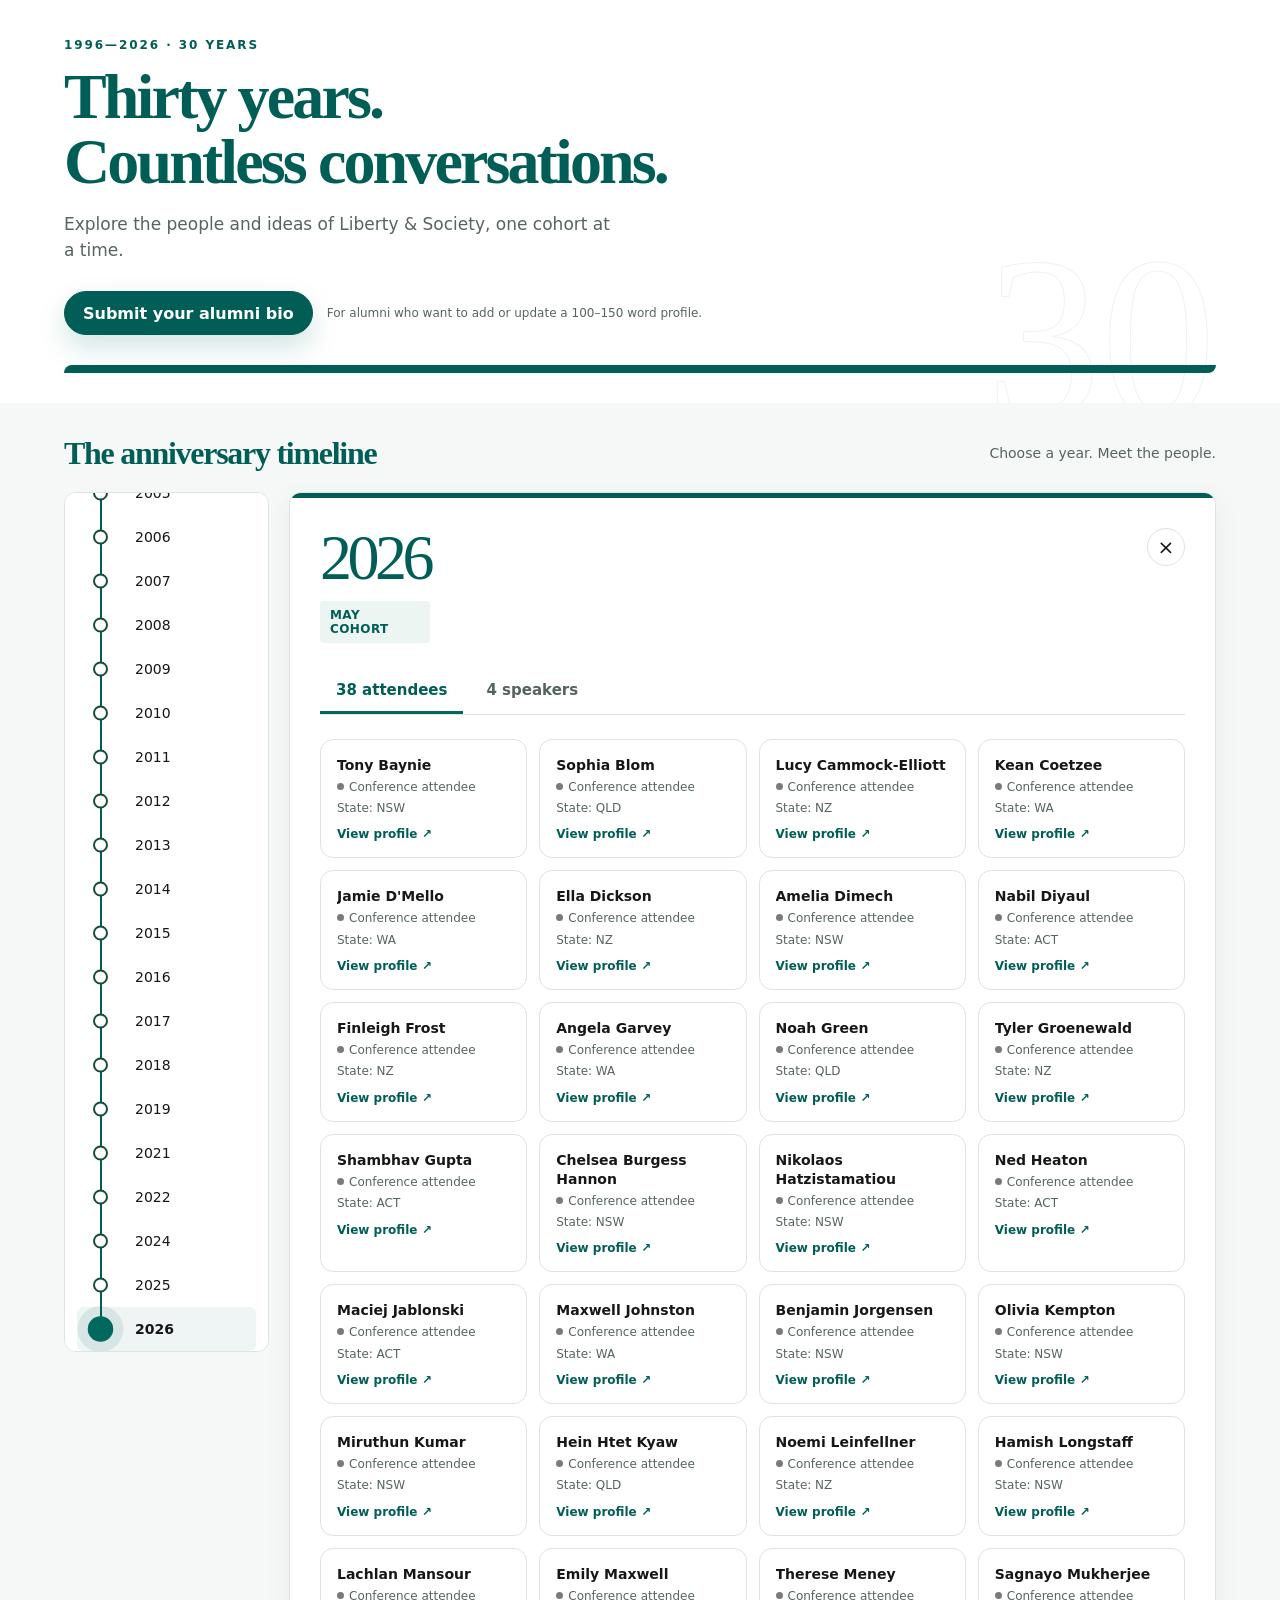
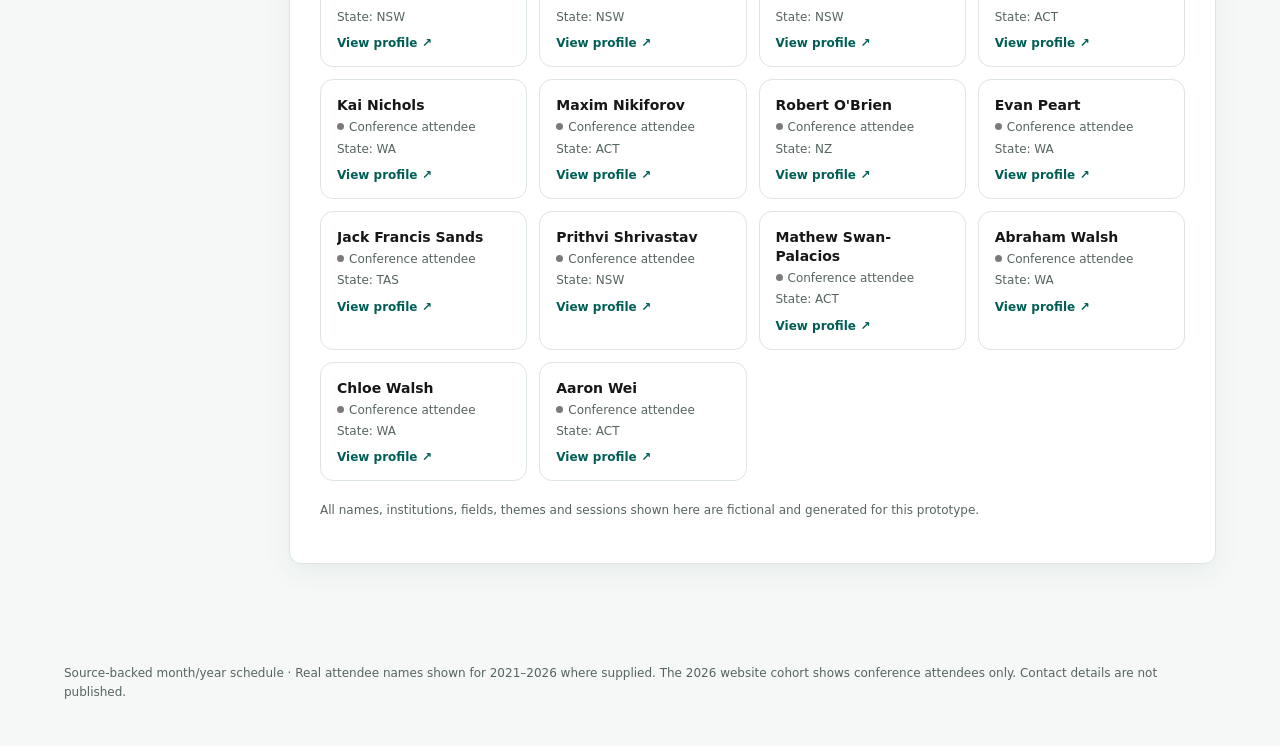
<file: vertical.html>
<!doctype html>
<html lang="en">
<head>
  <meta charset="utf-8">
  <meta name="viewport" content="width=device-width, initial-scale=1">
  <title>30 Years of Liberty & Society — Vertical Timeline</title>
  <style>body{margin:0;background:#fff;color:#00685f;font:600 18px system-ui;display:grid;min-height:100vh;place-items:center}a{color:inherit}</style>
</head>
<body>
  <p>Opening the vertical timeline…</p>
  <noscript><a href="index.html?layout=vertical">Open the vertical timeline</a></noscript>
  <script>window.location.replace("index.html?layout=vertical");</script>
</body>
</html>
</file>
<file: refinement.css>
:root { --forest: #005e56; --forest-2: #194d33; --muted: #56645f; --line: #dce5e1; --shadow: 0 8px 28px #063c3210; }
body { background: #f5f8f7; }
html.embedded body { min-height: 0; display: flow-root; }
html.embedded { overflow-y: hidden; }
html.embedded body.vertical-layout .timeline-shell { position: static; max-height: none; }
html.embedded .profile-dialog { top: var(--profile-top, 24px); bottom: auto; max-height: var(--profile-max-height, 600px); }
.no-photos .portrait { display: none; background-image: none; }
.no-photos .person { grid-template-columns: minmax(0, 1fr); }
.no-photos .person span, .no-photos .person::after { grid-column: 1; }
.profile-dialog.no-photos .profile-layout { grid-template-columns: 1fr; }
.profile-dialog.no-photos .profile-visual { display: block; padding: 18px 26px; }
.profile-dialog.no-photos .profile-visual span { margin: 0; }
header { padding: 0 clamp(20px, 5vw, 74px) 30px; border-top: 0; }
.detail-head .close-tab { grid-column: -2 / -1; }
header::after { right: 5%; bottom: -28px; font-size: 230px; }
.hero { padding-top: 38px; }
h1 { font-size: clamp(2.7rem, 5vw, 4.6rem); line-height: 1.02; letter-spacing: -.045em; }
.intro { margin-top: 16px; font-size: 17px; max-width: 560px; }
.hero::after { height: 8px; margin-top: 30px; }
.kicker { font-size: 12px; margin-bottom: 12px; }
.synthetic-badge { font-size: 12px; letter-spacing: .025em; text-transform: none; background: #f5f8f7; }
main { padding-top: 32px; }
.timeline-heading { margin-bottom: 22px; align-items: center; }
.timeline-heading h2 { color: var(--forest); font: 600 clamp(1.5rem, 2.5vw, 2rem)/1.15 Georgia, serif; }
.timeline-controls { display: flex; gap: 22px; align-items: center; }
.timeline-controls p { font-size: 14px; }
.layout-picker { display: flex; padding: 4px; border: 1px solid var(--line); border-radius: 8px; background: white; }
.layout-picker button { border: 0; border-radius: 5px; background: transparent; padding: 9px 13px; cursor: pointer; font-size: 14px; }
.layout-picker button[aria-pressed="true"] { color: white; background: var(--forest); }
.timeline-shell { padding: 26px 20px 20px; border-radius: 12px; box-shadow: none; }
.timeline { min-width: 1370px; }
.year-label, .year-node:nth-child(5n + 1) .year-label { font-size: 12px; transform: translateX(-50%); top: 55px; }
.timeline-note { font-size: 12px; margin-top: 22px; }
.year-node.active::before, .year-node:hover::before { box-shadow: 0 0 0 6px #005e561a; }
.detail-tab { border-radius: 12px; scroll-margin-top: 24px; }
.detail-inner { padding: 30px; }
.detail-head { grid-template-columns: 145px minmax(0, 1fr) 40px; gap: 26px; }
.big-year { font-size: 5rem; line-height: .95; }
.edition-label { font-size: 12px; margin-top: 12px; letter-spacing: .035em; }
.detail-copy h3 { font-size: clamp(1.7rem, 2.5vw, 2.3rem); line-height: 1.12; color: var(--forest); }
.detail-copy p { font-size: 16px; line-height: 1.55; }
.question { margin-top: 14px !important; }
.cohort-picker { margin: 22px 0 0; padding: 14px; background: #f0f6f3; }
.cohort-picker strong { font-size: 12px; letter-spacing: .025em; text-transform: none; }
.tab-switcher { margin-top: 26px; }
.tab-button { font-size: 15px; }
.tab-button.active { color: var(--forest); }
.people-grid { grid-template-columns: repeat(auto-fill, minmax(190px, 1fr)); gap: 12px; }
.person { display: grid; grid-template-columns: 52px minmax(0, 1fr); column-gap: 12px; align-content: start; padding: 16px; transition: border-color .15s, box-shadow .15s; }
.person .portrait { grid-column: 1; grid-row: 1 / 4; margin: 0; border-radius: 50%; }
.person strong { font-size: 14px; white-space: normal; line-height: 1.35; }
.person span { grid-column: 2; font-size: 12px; line-height: 1.45; }
.person::after { content: "View profile ↗"; grid-column: 2; color: var(--forest); margin-top: 10px; font-size: 12px; font-weight: 650; }
.speaker-grid { grid-template-columns: repeat(auto-fit, minmax(180px, 1fr)); }
.speaker { background: #f0f6f3; color: var(--ink); border: 1px solid var(--line); padding: 18px; }
.speaker:hover { background: #e5efea; }
.speaker .portrait { width: 76px; border-radius: 50%; }
.speaker strong { margin-top: 12px; color: var(--forest); }
.speaker span, .speaker p { color: var(--muted); font-size: 14px; }
.speaker .speaker-index { font-size: 12px; color: var(--forest); }
.disclaimer, footer { font-size: 12px; line-height: 1.6; }
.profile-dialog { max-height: calc(100dvh - 32px); }
.profile-copy h3 { padding-right: 24px; line-height: 1.15; }
.profile-visual span, .profile-meta { font-size: 14px; line-height: 1.5; }
.profile-role::before { content: "WHERE THEY ARE NOW"; display: block; color: var(--forest); font-size: 12px; letter-spacing: .1em; margin: 22px 0 8px; }
body.vertical-layout main { display: grid; grid-template-columns: 205px minmax(0, 1fr); gap: 20px; align-items: start; }
body.vertical-layout .timeline-heading { grid-column: 1 / -1; margin-bottom: 0; }
body.vertical-layout .timeline-shell { padding: 12px; position: sticky; top: 20px; max-height: calc(100dvh - 40px); overflow: auto; scrollbar-width: thin; }
body.vertical-layout .timeline { padding: 8px 0; }
body.vertical-layout .timeline::before { left: 23px; top: 30px; bottom: 30px; }
body.vertical-layout .year-node { display: block; position: relative; padding-left: 0; height: 44px; border-radius: 6px; }
body.vertical-layout .year-node.active { background: #005e5610; }
body.vertical-layout .year-node::before { position: absolute; left: 16px; top: 50%; transform: translateY(-50%); }
body.vertical-layout .year-node:hover::before,
body.vertical-layout .year-node:focus-visible::before { transform: translateY(-50%) scale(1.55); }
body.vertical-layout .year-node.active::before { transform: translateY(-50%) scale(1.7); }
body.vertical-layout .year-label,
body.vertical-layout .year-node:nth-child(5n + 1) .year-label,
body.vertical-layout .year-node:first-child .year-label,
body.vertical-layout .year-node:last-child .year-label {
  position: absolute;
  left: 58px;
  top: 50%;
  transform: translateY(-50%);
  margin-left: 0;
  line-height: 1;
  white-space: nowrap;
  text-align: left;
}
body.vertical-layout .timeline-note { display: none; }
body.vertical-layout .detail-tab { margin-top: 0; }
body.vertical-layout .detail-head { grid-template-columns: 110px minmax(0, 1fr) 38px; gap: 18px; }
body.vertical-layout .big-year { font-size: 4rem; }
@media (max-width: 1000px) {
  .timeline-controls p { display: none; }
  .detail-head, body.vertical-layout .detail-head { grid-template-columns: 1fr 38px; }
  .detail-copy { grid-column: 1 / -1; grid-row: 2; }
  .close-tab { grid-column: 2; grid-row: 1; }
}
@media (max-width: 650px) {
  header { padding-top: 18px; padding-bottom: 22px; }
  .hero { padding-top: 28px; }
  .synthetic-badge { display: block; max-width: 130px; font-size: 12px; padding: 6px 9px; }
  .brand { font-size: 14px; gap: 8px; }
  .brand-mark { width: 34px; height: 34px; font-size: 14px; flex-shrink: 0; }
  .timeline-heading { display: flex; flex-wrap: wrap; gap: 14px; }
  .detail-inner { padding: 20px; }
  body.vertical-layout main { grid-template-columns: 1fr; }
  body.vertical-layout .timeline-shell { position: relative; top: auto; max-height: 230px; }
  body.vertical-layout .timeline-note { display: none; }
  .people-grid { grid-template-columns: 1fr; }
  .cohort-options { flex-wrap: wrap; }
  .cohort-option { flex: 1; }
  .profile-copy { padding: 26px; }
}
</file>
